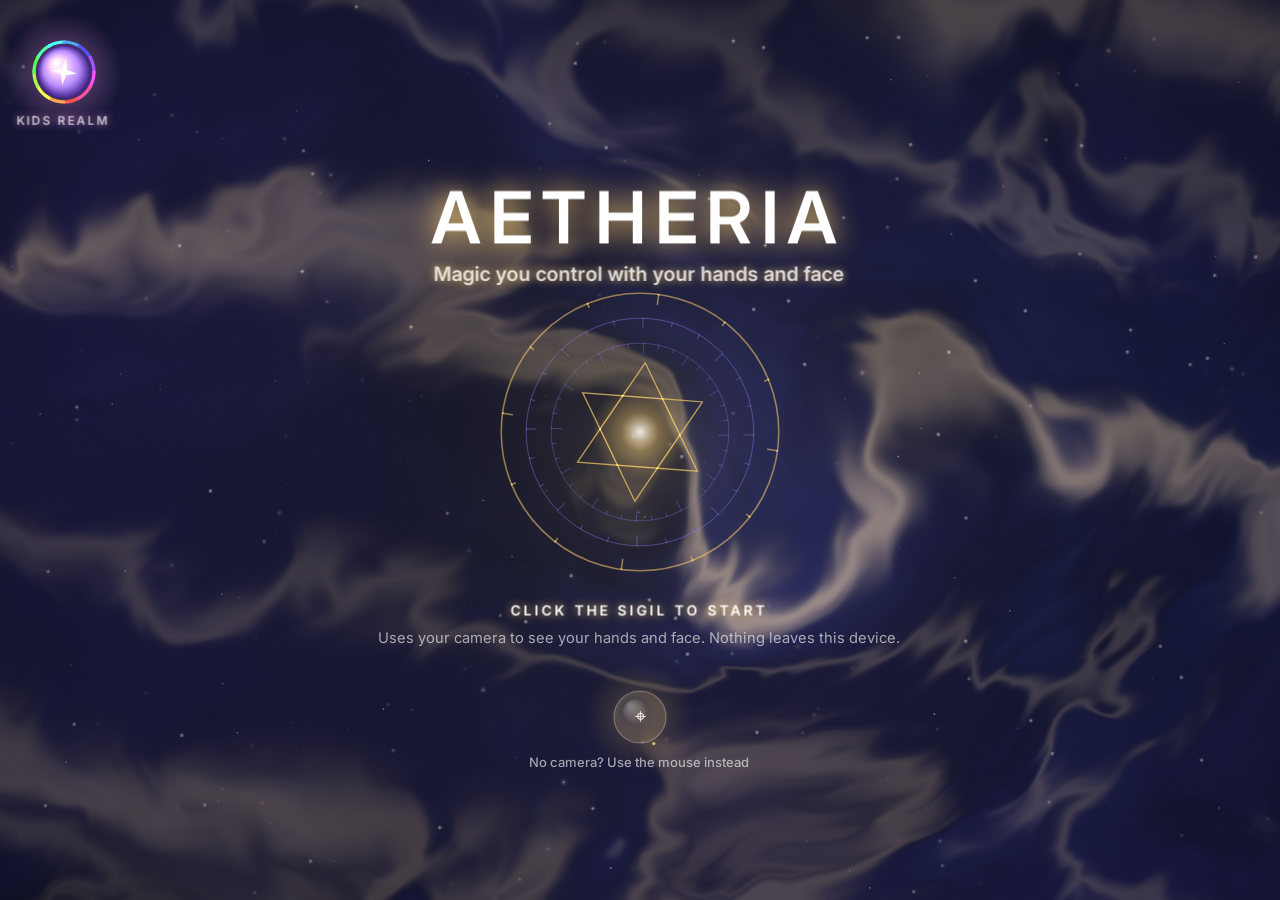
<file: index.html>
<!doctype html>
<html lang="en">
<head>
  <meta charset="utf-8">
  <meta name="viewport" content="width=device-width, initial-scale=1, viewport-fit=cover">
  <title>AETHERIA · The Living Tapestry</title>
  <meta name="description" content="A gesture-driven portal that turns your webcam into a living tapestry of light. Eyes, hands and face are the only controls.">
  <meta name="theme-color" content="#05061a">
  <link rel="icon" href="data:image/svg+xml,%3Csvg xmlns='http://www.w3.org/2000/svg' viewBox='0 0 64 64'%3E%3Ccircle cx='32' cy='32' r='30' fill='%2305061a'/%3E%3Cpath d='M32 8 L37 27 L56 32 L37 37 L32 56 L27 37 L8 32 L27 27Z' fill='%23f5c96a'/%3E%3C/svg%3E">
  <link rel="preconnect" href="https://fonts.googleapis.com">
  <link rel="preconnect" href="https://fonts.gstatic.com" crossorigin>
  <!-- Loaded non-blocking so a slow font CDN never delays start-up (system fonts stand in meanwhile). -->
  <link href="https://fonts.googleapis.com/css2?family=Sora:wght@400;500;600;700&family=Inter:wght@400;500;600&family=Great+Vibes&display=swap" rel="stylesheet" media="print" onload="this.media='all'">
  <link rel="stylesheet" href="css/aetheria.css">
</head>
<body>
  <!-- Hidden camera source. Frames are drawn (mirrored) onto #mirror and fed to MediaPipe. -->
  <video id="cam" playsinline muted autoplay></video>

  <!-- Render stack, bottom to top -->
  <canvas id="tapestry" aria-hidden="true"></canvas>   <!-- WebGL silk-light shader -->
  <canvas id="mirror" aria-hidden="true"></canvas>     <!-- Dimensional mirror (camera feed) -->
  <canvas id="fx" aria-label="Aetheria interactive canvas"></canvas> <!-- particles, spells, games -->

  <!-- Translucent DOM layer (glass widgets). Pointer events stay off except on overlays. -->
  <div id="hud">
    <!-- Home: the game library (built by js/scenes/hub.js). Visible only on the Home scene. -->
    <main id="home" aria-label="Home" inert></main>

    <div id="toast" role="status" aria-live="polite"></div>

    <!-- One short, contextual instruction at a time (or a "try this" suggestion). -->
    <div id="coach" class="glass empty" aria-live="polite"><span class="coach-icon"></span><span class="coach-text"></span></div>

    <!-- "New magic discovered" moment -->
    <div id="celebrate" aria-live="polite">
      <div class="cel-icon"></div>
      <div class="cel-kicker">NEW MAGIC DISCOVERED</div>
      <div class="cel-name"></div>
      <div class="cel-count"></div>
    </div>

    <!-- Live gesture status pill: tracking dots + the gesture recognised right now -->
    <div id="pill" class="pill" role="status" aria-live="off"></div>

    <!-- Home button, top-left, in every game and the tutorial (js/ui/back.js) -->
    <button id="back" type="button" class="back" aria-label="Go Home" tabindex="-1" aria-hidden="true"></button>

    <!-- Floating dock: navigation, overlays, camera / sound toggles, Kids Realm -->
    <nav id="dock" class="dock" aria-label="Main"></nav>

    <!-- Peace-sign snapshot thumbnail (pinch / click to save) -->
    <figure id="snap" hidden><figcaption>Pinch to save</figcaption></figure>

    <aside id="astrolabe" aria-label="Celestial and mood resonance astrolabe">
      <canvas id="astro-canvas" width="264" height="264"></canvas>
      <div class="astro-info">
        <div class="astro-moon" id="astro-moon">—</div>
        <div class="astro-line" id="astro-line">—</div>
        <div class="astro-detail" id="astro-detail"></div>
      </div>
    </aside>

    <section id="ritual" class="glass" hidden>
      <div class="ritual-step" id="ritual-step"></div>
      <div class="ritual-body">
        <div class="ritual-icon" id="ritual-icon"></div>
        <div>
          <h2 id="ritual-title"></h2>
          <p id="ritual-text"></p>
          <p class="ritual-alt" id="ritual-alt"></p>
        </div>
      </div>
      <div class="ritual-pips" id="ritual-pips"></div>
    </section>

    <section id="grimoire" class="overlay" hidden aria-label="Spellbook"></section>
    <section id="hall" class="overlay" hidden aria-label="Leaderboard"></section>
    <section id="settings" class="overlay" hidden aria-label="Settings"></section>
    <section id="help" class="overlay" hidden aria-label="How to play"></section>
  </div>

  <!-- Hand / mouse pointer, drawn above every HTML panel -->
  <canvas id="pointer" aria-hidden="true"></canvas>

  <!-- Boot / fatal messages (shown only when something prevents start-up) -->
  <div id="boot" hidden></div>

  <script>
    // ES modules cannot load from file:// — explain how to serve the folder instead of failing silently.
    if (location.protocol === 'file:') {
      var b = document.getElementById('boot');
      b.hidden = false;
      b.innerHTML = '<h1>AETHERIA needs a local server</h1><p>Browsers block ES modules and the camera on <code>file://</code>. From this folder run:</p><pre>python3 -m http.server 8000</pre><p>then open <a href="http://localhost:8000">http://localhost:8000</a>.</p>';
    }
  </script>
  <script type="module" src="js/main.js"></script>
</body>
</html>
</file>
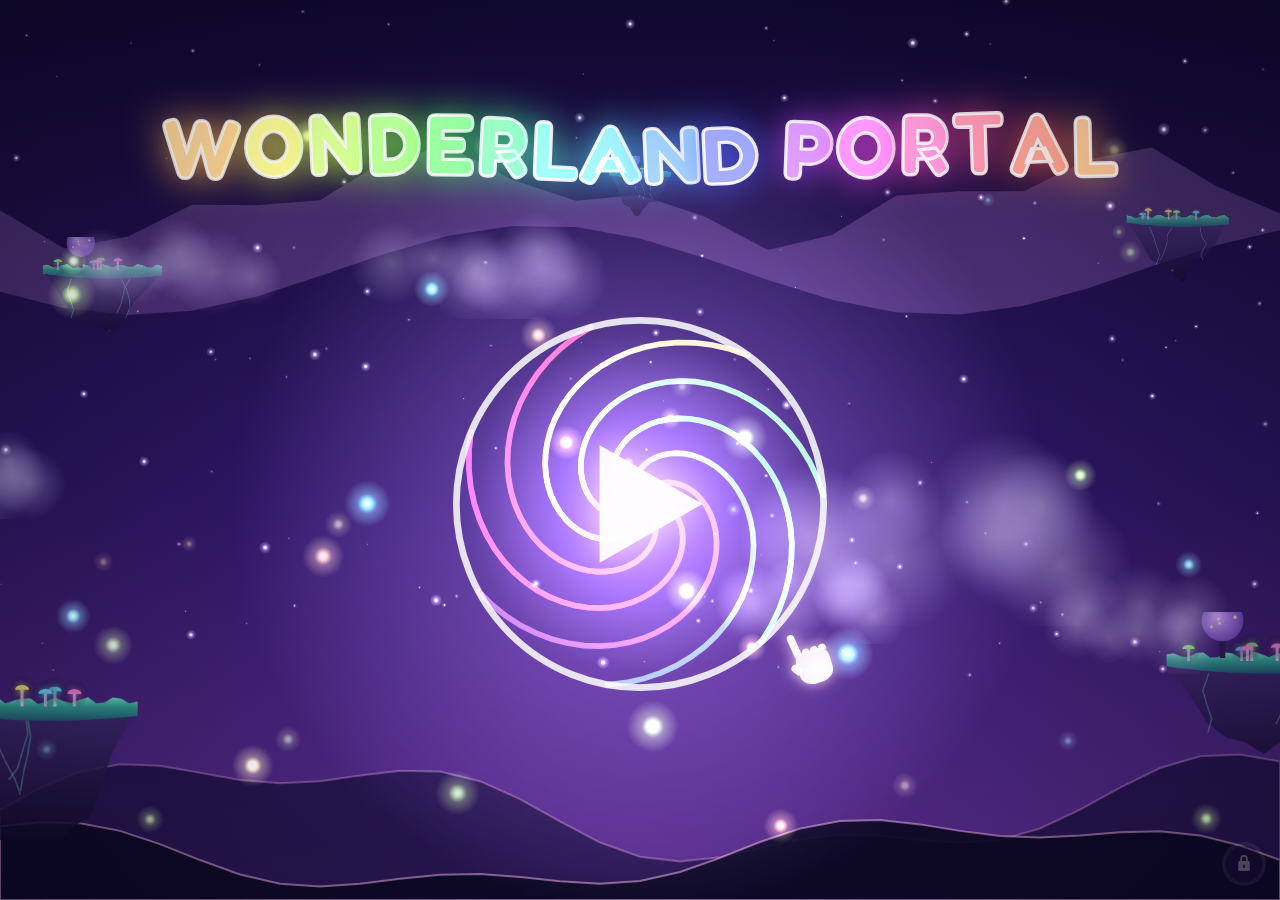
<file: wonderland/index.html>
<!doctype html>
<html lang="en">
<head>
  <meta charset="utf-8">
  <script>
    // All asset paths are relative, so the URL must end in "/" (".../wonderland/").
    // Some static servers serve ".../wonderland" without redirecting; fix that first.
    if (!/\/$|\.html$/.test(location.pathname)) location.replace(location.pathname + '/' + location.search + location.hash);
  </script>
  <meta name="viewport" content="width=device-width, initial-scale=1, viewport-fit=cover, user-scalable=no">
  <title>Wonderland Portal</title>
  <meta name="description" content="A storybook world for children, played with hands, faces, blinks and nods. The camera is processed only on this device.">
  <meta name="theme-color" content="#140a38">
  <meta name="referrer" content="no-referrer">
  <link rel="icon" href="data:image/svg+xml,%3Csvg xmlns='http://www.w3.org/2000/svg' viewBox='0 0 64 64'%3E%3Cdefs%3E%3CradialGradient id='g' cx='.35' cy='.3'%3E%3Cstop offset='0' stop-color='%23fff'/%3E%3Cstop offset='.6' stop-color='%23ff9ee6'/%3E%3Cstop offset='1' stop-color='%237a5cff'/%3E%3C/radialGradient%3E%3C/defs%3E%3Ccircle cx='32' cy='32' r='29' fill='url(%23g)'/%3E%3Cpath d='M32 14l4.5 11.5L48 30l-11.5 4.5L32 46l-4.5-11.5L16 30l11.5-4.5z' fill='%23fff'/%3E%3C/svg%3E">
  <link rel="preconnect" href="https://fonts.googleapis.com">
  <link rel="preconnect" href="https://fonts.gstatic.com" crossorigin>
  <!-- Rounded display font. Optional: rounded system fonts stand in when offline. -->
  <link href="https://fonts.googleapis.com/css2?family=Fredoka:wght@500;600;700&family=Great+Vibes&display=swap" rel="stylesheet">
  <link rel="stylesheet" href="css/wonderland.css">
</head>
<!--
  data-exit-url: where the grown-up "Leave the portal" button goes.
  Set it to your host app's route (same-origin), or remove it to hide the button.
-->
<body data-exit-url="../">
  <!-- Camera source. Never shown directly and never uploaded: frames are drawn
       (mirrored) onto the canvas and fed to on-device MediaPipe models. -->
  <video id="cam" playsinline muted autoplay aria-hidden="true"></video>

  <canvas id="stage" role="img" aria-label="Wonderland Portal play area. Children play with hand movements, facial expressions, touch or the mouse."></canvas>

  <!-- Home: the world picker (built by js/modes/hub.js), shown only on the Home scene. -->
  <main id="home" aria-label="Wonderland home" inert></main>

  <!-- Sparkle cursors, picture coach and transitions draw here, above Home. -->
  <canvas id="overlay" aria-hidden="true"></canvas>

  <!-- Grown-up corner: press and hold for 1.5 seconds. -->
  <button id="parent-btn" type="button" aria-label="Grown-up settings. Press and hold to open." aria-haspopup="dialog" aria-controls="parent-panel">
    <svg viewBox="0 0 24 24" aria-hidden="true"><path d="M12 2.5a4.5 4.5 0 0 0-4.5 4.5v2.5H7a2 2 0 0 0-2 2v8a2 2 0 0 0 2 2h10a2 2 0 0 0 2-2v-8a2 2 0 0 0-2-2h-.5V7A4.5 4.5 0 0 0 12 2.5zm-2.5 4.5a2.5 2.5 0 0 1 5 0v2.5h-5zm2.5 7a1.5 1.5 0 0 1 .75 2.8V18h-1.5v-1.2A1.5 1.5 0 0 1 12 14z"/></svg>
  </button>

  <div id="parent-panel" role="dialog" aria-modal="true" aria-labelledby="pp-title" hidden>
    <div class="pp-card">
      <header>
        <h2 id="pp-title">Grown-up settings</h2>
        <button id="pp-close" type="button" class="pp-close" aria-label="Close settings">&times;</button>
      </header>

      <section class="pp-row">
        <div class="pp-label">
          <label for="pp-sound">Sound</label>
          <span class="pp-hint">All sounds are made in the browser and kept soft.</span>
        </div>
        <input id="pp-sound" type="checkbox" class="pp-switch" role="switch">
      </section>

      <section class="pp-row">
        <div class="pp-label"><label for="pp-volume">Volume</label></div>
        <input id="pp-volume" type="range" min="0" max="100" step="1">
      </section>

      <section class="pp-row">
        <div class="pp-label">
          <label for="pp-mirror">Camera mirror</label>
          <span class="pp-hint">How visible your child is inside the world. <output id="pp-mirror-out" for="pp-mirror"></output></span>
        </div>
        <input id="pp-mirror" type="range" min="0" max="100" step="1">
      </section>

      <fieldset class="pp-row pp-seg">
        <legend class="pp-label">Play with</legend>
        <div class="pp-seg-opts">
          <input type="radio" name="pp-input" id="pp-input-camera" value="camera"><label for="pp-input-camera">Camera + touch</label>
          <input type="radio" name="pp-input" id="pp-input-touch" value="touch"><label for="pp-input-touch">Touch / mouse only</label>
        </div>
      </fieldset>

      <p id="pp-cam-status" class="pp-status" aria-live="polite"></p>

      <p class="pp-privacy">
        Privacy: hand and face tracking runs entirely in this browser. Camera images are never recorded,
        stored or sent anywhere. Only these settings are saved, on this device.
      </p>

      <details class="pp-keys">
        <summary>Keyboard shortcuts for testing</summary>
        <p>Space blink · ←/→ steer · W nod · S shake · 1 open mouth (hold) · 2 smile (hold) · 3 raise brows · C clear the sky · Esc home</p>
      </details>

      <footer>
        <a id="pp-exit" class="pp-exit" hidden>Leave the portal</a>
        <button id="pp-done" type="button" class="pp-done">Back to play</button>
      </footer>
    </div>
  </div>

  <div id="boot" hidden></div>
  <noscript><div id="boot-noscript">Wonderland Portal needs JavaScript turned on.</div></noscript>

  <script>
    // ES modules and the camera don't work from file:// — explain instead of failing silently.
    if (location.protocol === 'file:') {
      var b = document.getElementById('boot');
      b.hidden = false;
      b.innerHTML = '<h1>Wonderland Portal needs a local server</h1><p>Browsers block modules and the camera on <code>file://</code>. From the project folder run:</p><pre>python3 -m http.server 8000</pre><p>then open <a href="http://localhost:8000/wonderland/">http://localhost:8000/wonderland/</a></p>';
    }
  </script>
  <script type="module" src="js/main.js"></script>
</body>
</html>
</file>
<file: css/aetheria.css>
/* ==========================================================================
   AETHERIA · The Living Tapestry — spatial glass, light and type
   Theme accents are driven from JS via --accent / --accent2 / --deep.
   Design tokens: type (Sora display / Inter UI), spacing (--s-*), radii
   (--r-*), motion (--spring overshoot, --ease-out settle).
   ========================================================================== */
:root {
  --ink: #eef0ff;
  --ink-dim: rgba(232, 234, 255, 0.66);
  --ink-faint: rgba(232, 234, 255, 0.38);
  --glass: rgba(16, 14, 44, 0.34);
  --glass-strong: rgba(10, 9, 32, 0.66);
  --edge: rgba(255, 255, 255, 0.12);
  --edge-bright: rgba(255, 255, 255, 0.32);
  --accent: #f5c96a;
  --accent2: #8f7dff;
  --deep: #05061a;
  --font-title: 'Sora', 'Inter', system-ui, -apple-system, sans-serif;
  --font-lore: 'Inter', system-ui, -apple-system, sans-serif;
  --font-ui: 'Inter', system-ui, -apple-system, sans-serif;
  --s-1: 4px; --s-2: 8px; --s-3: 12px; --s-4: 16px; --s-5: 24px; --s-6: 32px;
  --r-sm: 12px; --r-md: 18px; --r-lg: 26px; --r-pill: 999px;
  --spring: cubic-bezier(.34, 1.56, .64, 1);
  --ease-out: cubic-bezier(.2, .8, .2, 1);
  --hairline: 1px solid rgba(255, 255, 255, .14);
  --lumen: inset 0 1px 0 rgba(255, 255, 255, .16), inset 0 0 0 1px rgba(255, 255, 255, .04);
}

* { box-sizing: border-box; }
html, body {
  margin: 0; height: 100%; overflow: hidden;
  background: var(--deep); color: var(--ink);
  font-family: var(--font-ui);
  -webkit-font-smoothing: antialiased;
  user-select: none; -webkit-user-select: none;
  touch-action: none;
}
/* The reticle replaces the system cursor. */
body { cursor: none; }
[contenteditable="true"] { cursor: text; user-select: text; -webkit-user-select: text; }

#cam { position: fixed; width: 2px; height: 2px; opacity: 0; pointer-events: none; left: 0; top: 0; }
canvas { position: fixed; inset: 0; width: 100%; height: 100%; display: block; }
#tapestry { z-index: 0; }
#mirror { z-index: 1; transition: opacity .8s ease, filter .8s ease; }
#mirror.mode-full { opacity: .6; filter: saturate(.75) contrast(1.05) brightness(.95); }
#mirror.mode-ethereal { opacity: .16; filter: grayscale(1) contrast(1.6) brightness(.85); mix-blend-mode: screen; }
#mirror.mode-void { opacity: 0; }
#fx { z-index: 2; }
#hud { position: fixed; inset: 0; z-index: 3; pointer-events: none; }

.glass {
  background: linear-gradient(160deg, rgba(255,255,255,.09), rgba(255,255,255,.02) 40%), var(--glass);
  border: var(--hairline);
  box-shadow: 0 0 0 1px rgba(0,0,0,.25), 0 24px 64px -24px rgba(0,0,0,.75), var(--lumen);
  backdrop-filter: blur(20px) saturate(1.4);
  -webkit-backdrop-filter: blur(20px) saturate(1.4);
  border-radius: var(--r-lg);
}

/* ---------- Toast & hint ---------- */
#toast {
  position: absolute; top: 58px; left: 50%; transform: translate(-50%, -12px);
  padding: 9px 18px; border-radius: var(--r-pill);
  font-family: var(--font-ui); font-weight: 500; font-size: 13.5px; letter-spacing: .01em;
  background: var(--glass-strong); border: 1px solid var(--edge);
  backdrop-filter: blur(14px); -webkit-backdrop-filter: blur(14px);
  opacity: 0; transition: opacity .35s ease, transform .5s var(--spring);
  white-space: nowrap; max-width: calc(100vw - 32px); overflow: hidden; text-overflow: ellipsis;
}
#toast.show { opacity: 1; transform: translate(-50%, 0); }
body[data-game] #toast { top: 162px; }
#toast .g { color: var(--accent); margin-right: 10px; }
body.overlay-open #coach { opacity: 0; }

/* ---------- Coach: one short instruction at a time ---------- */
#coach {
  position: absolute; left: 50%; bottom: 96px; transform: translate(-50%, 0);
  display: flex; align-items: center; gap: 12px; padding: 8px 18px 8px 10px;
  border-radius: var(--r-pill); max-width: calc(100vw - 32px);
  font-size: 14px; color: var(--ink);
  transition: opacity .4s ease, transform .4s cubic-bezier(.2,.8,.2,1);
}
#coach.empty { opacity: 0; transform: translate(-50%, 12px); }
#coach.swap { animation: coachswap .5s cubic-bezier(.2,.8,.2,1); }
@keyframes coachswap { from { opacity: 0; transform: translate(-50%, 10px); } to { opacity: 1; transform: translate(-50%, 0); } }
#coach.warn { border-color: rgba(255, 170, 120, .45); }
#coach.warn .coach-icon { color: #ffb48a; }
.coach-icon { flex: 0 0 34px; height: 34px; color: var(--accent); }
.coach-icon svg { width: 100%; height: 100%; }
.coach-icon:empty { display: none; }
.coach-text b { color: var(--accent); font-weight: 600; }
.coach-text small { display: block; font-size: 12px; color: var(--ink-faint); margin-top: 1px; }

/* ---------- Discovery celebration ---------- */
#celebrate {
  position: absolute; left: 50%; top: 44%; transform: translate(-50%, -50%) scale(.85);
  text-align: center; opacity: 0; pointer-events: none;
  padding: 22px 44px 20px; border-radius: 24px; min-width: 300px;
  background: var(--glass-strong); border: 1px solid color-mix(in srgb, var(--accent) 45%, transparent);
  backdrop-filter: blur(18px); -webkit-backdrop-filter: blur(18px);
  box-shadow: 0 24px 60px -20px rgba(0,0,0,.8);
  transition: opacity .45s ease, transform .6s cubic-bezier(.22,1,.36,1);
}
#celebrate.show { opacity: 1; transform: translate(-50%, -50%) scale(1); }
.cel-icon { width: 64px; height: 64px; margin: 0 auto 10px; color: var(--accent); filter: drop-shadow(0 0 14px var(--accent)); }
.cel-icon svg { width: 100%; height: 100%; }
.cel-kicker { font-size: 11px; font-weight: 600; letter-spacing: .3em; color: var(--accent); }
.cel-name { font-family: var(--font-title); font-weight: 600; font-size: clamp(24px, 3.6vw, 36px); letter-spacing: .01em; margin-top: 4px; text-shadow: 0 0 24px rgba(0,0,0,.6); }
.cel-count { font-family: var(--font-ui); font-size: 14px; color: var(--ink-dim); margin-top: 2px; }

/* ---------- Astrolabe widget ---------- */
/* The wheel always occupies its expanded 200px box and is scaled down when
   collapsed, so expanding animates only transform (no layout work). */
body:not([data-scene="hub"]) #astrolabe { opacity: 0; pointer-events: none; transform: translateY(-8px); }
#astrolabe {
  position: absolute; top: 16px; right: 16px; width: 240px;
  transition: opacity .4s ease, transform .5s var(--spring);
  display: flex; flex-direction: column; align-items: center; gap: 6px;
  --ease: cubic-bezier(.2,.8,.2,1);
}
#astro-canvas {
  position: relative; inset: auto; width: 200px; height: 200px; border-radius: 50%;
  background: radial-gradient(circle at 40% 35%, rgba(255,255,255,.1), rgba(255,255,255,.02) 60%), rgba(10, 9, 32, .45);
  border: 1px solid var(--edge);
  backdrop-filter: blur(10px); -webkit-backdrop-filter: blur(10px);
  box-shadow: 0 0 40px -10px var(--accent2), inset 0 0 20px rgba(255,255,255,.04);
  transform: scale(.5); transform-origin: top center;
  transition: transform .45s var(--ease), box-shadow .4s;
}
#astrolabe.hover #astro-canvas { box-shadow: 0 0 50px -6px var(--accent), inset 0 0 20px rgba(255,255,255,.06); }
.astro-info {
  text-align: center; text-shadow: 0 1px 6px rgba(0,0,0,.9);
  transform: translateY(-100px); /* sit just under the scaled-down wheel */
  transition: transform .45s var(--ease);
}
.astro-moon { font-family: var(--font-title); font-size: 11px; letter-spacing: .12em; color: var(--ink); }
.astro-line { font-size: 10px; letter-spacing: .08em; color: var(--ink-dim); margin-top: 2px; opacity: 0; transition: opacity .3s; }
#astrolabe.expanded .astro-line { opacity: 1; }
.astro-detail {
  display: grid; grid-template-rows: 0fr; opacity: 0;
  transition: grid-template-rows .45s ease, opacity .35s ease;
  font-size: 11px; color: var(--ink-dim); text-align: left; width: 230px; margin-top: 8px;
}
.astro-clip { min-height: 0; overflow: hidden; }
#astrolabe.expanded #astro-canvas { transform: scale(1); }
#astrolabe.expanded .astro-info { transform: translateY(0); }
#astrolabe.expanded .astro-detail { grid-template-rows: 1fr; opacity: 1; }
.astro-detail .glass { padding: 12px 14px; border-radius: 16px; }
.astro-detail h4 { margin: 0 0 6px; font-family: var(--font-title); font-weight: 600; font-size: 10.5px; letter-spacing: .16em; color: var(--accent); }
.astro-detail .row { display: flex; justify-content: space-between; gap: 8px; padding: 1.5px 0; }
.astro-detail .row span:last-child { color: var(--ink); }
.astro-detail .retro { color: #ff9db0; }
.astro-detail .moodbar { display: grid; grid-template-columns: 62px 1fr; align-items: center; gap: 6px; margin: 3px 0; }
.astro-detail .moodbar i { height: 4px; border-radius: 4px; background: linear-gradient(90deg, var(--c) calc(var(--v) * 100%), rgba(255,255,255,.1) 0); }
.astro-detail .sep { height: 1px; background: var(--edge); margin: 8px 0; }

/* ---------- Initiation ritual card ---------- */
#ritual {
  position: absolute; left: 50%; bottom: 112px; transform: translateX(-50%);
  width: min(560px, calc(100vw - 32px)); padding: 16px 22px 14px;
  transition: opacity .4s ease, transform .4s ease;
}
#ritual[hidden] { display: block; opacity: 0; transform: translate(-50%, 16px); }
.ritual-step { font-family: var(--font-title); font-size: 11px; letter-spacing: .3em; color: var(--accent); }
.ritual-body { display: flex; gap: 18px; align-items: center; margin-top: 8px; }
.ritual-icon { flex: 0 0 72px; height: 72px; color: var(--accent); filter: drop-shadow(0 0 10px var(--accent)); }
.ritual-icon svg { width: 100%; height: 100%; }
#ritual h2 { margin: 0; font-family: var(--font-title); font-weight: 600; font-size: 20px; letter-spacing: 0; }
#ritual p { margin: 4px 0 0; font-family: var(--font-ui); font-size: 15px; line-height: 1.35; color: var(--ink-dim); }
#ritual .ritual-alt { font-family: var(--font-ui); font-size: 11px; letter-spacing: .06em; color: var(--ink-faint); }
.ritual-pips { display: flex; gap: 8px; justify-content: center; margin-top: 12px; }
.ritual-pips i { width: 26px; height: 3px; border-radius: 3px; background: rgba(255,255,255,.14); transition: background .4s; }
.ritual-pips i.done { background: var(--accent); box-shadow: 0 0 8px var(--accent); }
.ritual-pips i.now { background: rgba(255,255,255,.55); }
.ritual-icon .spark { animation: spark 1.4s ease-in-out infinite; transform-origin: center; transform-box: fill-box; }
@keyframes spark { 0%,100% { opacity: .3; transform: scale(.7); } 50% { opacity: 1; transform: scale(1.15); } }

/* ---------- Overlays (Grimoire, Hall) ---------- */
.overlay {
  position: absolute; inset: 0; display: grid; place-items: center; padding: 24px 16px;
  pointer-events: auto; background: radial-gradient(ellipse at center, rgba(5,6,26,.35), rgba(5,6,26,.78));
  transition: opacity .45s ease;
}
.overlay[hidden] { display: grid; opacity: 0; pointer-events: none; }
.overlay .panel {
  position: relative; width: min(1180px, 100%); max-height: calc(100vh - 48px); overflow: auto;
  padding: 26px 30px 28px; scrollbar-width: thin; scrollbar-color: rgba(255,255,255,.2) transparent;
  transform: translateY(0) scale(1); transition: transform .5s cubic-bezier(.2,.8,.2,1);
}
.overlay[hidden] .panel { transform: translateY(18px) scale(.98); }
.panel-head { display: flex; align-items: center; justify-content: space-between; gap: 16px; margin-bottom: 18px; }
.panel-head h1 { margin: 0; font-family: var(--font-title); font-weight: 600; font-size: clamp(22px, 3vw, 30px); letter-spacing: .02em; }
.panel-head h1 small { display: block; font-family: var(--font-ui); font-weight: 400; font-size: 14px; letter-spacing: 0; color: var(--ink-dim); margin-top: 4px; }

/* Gesture-selectable orb (DOM). Hover / dwell / select are driven by the gesture UI, not the mouse. */
.orb {
  position: relative; width: 58px; height: 58px; flex: 0 0 auto; border-radius: 50%;
  display: grid; place-items: center; font-size: 22px; color: var(--ink);
  background: radial-gradient(circle at 35% 30%, rgba(255,255,255,.28), rgba(255,255,255,.04) 55%), rgba(20,16,56,.5);
  border: 1px solid var(--edge-bright);
  box-shadow: 0 0 18px -4px var(--accent2), inset 0 -6px 14px rgba(0,0,0,.3);
  transition: transform .25s cubic-bezier(.2,.8,.2,1), box-shadow .25s;
}
.orb::after { /* gaze-dwell ring */
  content: ''; position: absolute; inset: -6px; border-radius: 50%;
  background: conic-gradient(var(--accent) calc(var(--dwell, 0) * 360deg), transparent 0);
  -webkit-mask: radial-gradient(circle, transparent calc(50% - 2px), #000 calc(50% - 1px)); mask: radial-gradient(circle, transparent calc(50% - 2px), #000 calc(50% - 1px));
  opacity: .9;
}
.orb.hover { transform: scale(1.12); box-shadow: 0 0 30px -2px var(--accent), inset 0 -6px 14px rgba(0,0,0,.3); }
.orb.primed { box-shadow: 0 0 36px 2px var(--accent); }
.orb.pulse { animation: orbpulse .5s ease; }
@keyframes orbpulse { 0% { transform: scale(1.25); filter: brightness(2); } 100% { transform: scale(1); filter: none; } }
.orb-wrap { display: flex; flex-direction: column; align-items: center; gap: 6px; }
.orb-wrap span { font-size: 10px; letter-spacing: .14em; text-transform: uppercase; color: var(--ink-dim); text-align: center; }

/* Grimoire */
.grim-grid { display: grid; grid-template-columns: repeat(4, minmax(0, 1fr)); gap: 18px; }
@media (max-width: 1000px) { .grim-grid { grid-template-columns: repeat(2, minmax(0, 1fr)); } }
@media (max-width: 560px) { .grim-grid { grid-template-columns: 1fr; } }
.grim-col h3 { margin: 0 0 10px; font-family: var(--font-title); font-weight: 600; font-size: 13px; letter-spacing: .28em; color: var(--accent); }
.grim-card { display: grid; grid-template-columns: 48px 1fr; gap: 12px; align-items: start; padding: 10px 12px; margin-bottom: 8px; border-radius: 14px; background: rgba(255,255,255,.035); border: 1px solid rgba(255,255,255,.06); }
.grim-card svg { width: 48px; height: 48px; color: var(--accent); filter: drop-shadow(0 0 6px color-mix(in srgb, var(--accent) 60%, transparent)); }
.grim-card b { display: block; font-family: var(--font-title); font-weight: 600; font-size: 13px; letter-spacing: .05em; }
.grim-card p { margin: 3px 0 0; font-family: var(--font-ui); font-size: 13px; line-height: 1.3; color: var(--ink-dim); }
.grim-card kbd { display: inline-block; margin-top: 5px; font-family: var(--font-ui); font-size: 10px; letter-spacing: .06em; padding: 2px 6px; border-radius: 6px; border: 1px solid var(--edge); color: var(--ink-faint); }
.grim-foot { margin-top: 14px; font-size: 11.5px; letter-spacing: .04em; color: var(--ink-faint); text-align: center; }

/* Hall of Weavers */
.hall-grid { display: grid; grid-template-columns: 320px 1fr; gap: 22px; }
@media (max-width: 860px) { .hall-grid { grid-template-columns: 1fr; } }
.profile { padding: 18px; border-radius: 18px; background: rgba(255,255,255,.04); border: 1px solid rgba(255,255,255,.07); }
.profile .emblem { font-size: 46px; line-height: 1; color: var(--accent); text-shadow: 0 0 20px var(--accent); text-align: center; }
.profile .pname { font-family: var(--font-title); font-weight: 600; font-size: 22px; text-align: center; margin-top: 8px; outline: none; border-radius: 8px; padding: 2px 6px; }
.profile .pname:focus { background: rgba(255,255,255,.08); }
.profile .ptitle { font-family: var(--font-ui); font-size: 14px; text-align: center; color: var(--ink-dim); }
.profile .stats { display: grid; grid-template-columns: 1fr 1fr; gap: 8px; margin: 16px 0; }
.profile .stat { padding: 8px 10px; border-radius: 12px; background: rgba(0,0,0,.18); }
.profile .stat b { display: block; font-family: var(--font-title); font-size: 18px; color: var(--ink); }
.profile .stat span { font-size: 9.5px; letter-spacing: .12em; text-transform: uppercase; color: var(--ink-faint); }
.profile .orbs { display: flex; justify-content: space-between; gap: 6px; flex-wrap: wrap; }
.board-tabs { display: flex; gap: var(--s-2); align-items: center; margin-bottom: var(--s-3); flex-wrap: wrap; }
.tab-chip {
  display: inline-flex; align-items: center; gap: var(--s-2); padding: 8px 14px; border-radius: var(--r-pill);
  background: rgba(255,255,255,.05); border: 1px solid rgba(255,255,255,.08); font-size: 12.5px; font-weight: 500; color: var(--ink-dim);
  transition: transform .35s var(--spring), border-color .2s, background .2s, color .2s;
}
.tab-chip i { width: 8px; height: 8px; border-radius: 50%; box-shadow: 0 0 8px currentColor; }
.tab-chip.hover { transform: translateY(-2px); background: rgba(255,255,255,.09); color: var(--ink); }
.tab-chip.active { border-color: var(--accent); color: var(--ink); background: color-mix(in srgb, var(--accent) 14%, transparent); }
.tab-chip.pulse { animation: orbpulse .45s ease; }
.board-tabs .orb-wrap.active span { color: var(--accent); }
.board-tabs .orb-wrap.active .orb { box-shadow: 0 0 26px 0 var(--accent); }
.board { width: 100%; border-collapse: collapse; font-size: 13px; }
.board td { padding: 7px 10px; border-bottom: 1px solid rgba(255,255,255,.05); }
.board td.rank { width: 38px; font-family: var(--font-title); color: var(--ink-faint); }
.board td.em { width: 30px; color: var(--accent); font-size: 16px; }
.board td.nm b { font-weight: 500; }
.board td.nm small { color: var(--ink-faint); margin-left: 6px; font-size: 11px; }
.board td.sc { text-align: right; font-family: var(--font-title); font-size: 15px; }
.board tr.you td { background: color-mix(in srgb, var(--accent) 14%, transparent); }
.board tr.you td.nm b { color: var(--accent); }
.card-preview { margin-top: 14px; display: none; text-align: center; }
.card-preview.show { display: block; }
.card-preview img { width: 100%; max-width: 520px; border-radius: 14px; border: 1px solid var(--edge); box-shadow: 0 10px 40px -10px var(--accent2); }
.card-preview p { font-size: 11px; color: var(--ink-faint); letter-spacing: .06em; }

/* ---------- Shared: compact panel + pinchable choice tiles ---------- */
.overlay .panel.narrow { width: min(860px, 100%); }
.panel-lead { font-family: var(--font-ui); font-size: 15px; color: var(--ink-dim); margin: -8px 0 18px; }
.section-title { margin: 18px 0 9px; font-size: 11px; font-weight: 600; letter-spacing: .26em; color: var(--accent); }
.choices { display: grid; grid-template-columns: repeat(auto-fit, minmax(150px, 1fr)); gap: 12px; }
.choice {
  position: relative; padding: 12px 16px; border-radius: 16px; text-align: left;
  background: rgba(255,255,255,.04); border: 1px solid rgba(255,255,255,.08);
  transition: transform .2s cubic-bezier(.2,.8,.2,1), border-color .2s, background .2s;
}
.choice b { display: block; font-family: var(--font-title); font-weight: 600; font-size: 15px; letter-spacing: .03em; }
.choice span { display: block; font-size: 12px; color: var(--ink-faint); margin-top: 3px; line-height: 1.35; }
.choice .sw { display: flex; gap: 4px; margin-bottom: 10px; }
.choice .sw i { width: 18px; height: 18px; border-radius: 50%; border: 1px solid rgba(255,255,255,.2); }
.choice.hover { transform: translateY(-2px) scale(1.02); border-color: var(--edge-bright); background: rgba(255,255,255,.08); }
.choice.active { border-color: var(--accent); background: color-mix(in srgb, var(--accent) 14%, transparent); }
.choice.active::after { content: '✓'; position: absolute; top: 10px; right: 14px; color: var(--accent); font-weight: 600; }
.choice.pulse { animation: orbpulse .45s ease; }

/* Spellbook */
.spell-grid { display: grid; grid-template-columns: repeat(auto-fill, minmax(230px, 1fr)); gap: 12px; }
.spell { display: grid; grid-template-columns: 52px 1fr; gap: 12px; align-items: center; padding: 12px 14px; border-radius: 16px; background: rgba(255,255,255,.035); border: 1px solid rgba(255,255,255,.06); }
.spell svg { width: 52px; height: 52px; color: var(--accent); }
.spell b { display: block; font-family: var(--font-title); font-weight: 600; font-size: 14px; }
.spell p { margin: 2px 0 0; font-size: 12.5px; line-height: 1.35; color: var(--ink-dim); }
.spell.locked svg { color: rgba(255,255,255,.3); }
.spell.locked b { color: var(--ink-faint); }
.spell.found { border-color: color-mix(in srgb, var(--accent) 40%, transparent); }
.spell .tag { font-size: 10px; font-weight: 600; letter-spacing: .14em; color: var(--accent); }
.spell.locked .tag { color: var(--ink-faint); }
.progress { height: 4px; border-radius: 4px; background: rgba(255,255,255,.1); margin: 0 0 18px; overflow: hidden; }
.progress i { display: block; height: 100%; width: calc(var(--p) * 100%); background: var(--accent); border-radius: 4px; }
.basics { display: grid; grid-template-columns: repeat(4, minmax(0, 1fr)); gap: 12px; }
@media (max-width: 760px) { .basics { grid-template-columns: repeat(2, minmax(0, 1fr)); } }
.basics div { display: flex; gap: 10px; align-items: center; font-size: 13px; color: var(--ink-dim); }
.basics svg { width: 36px; height: 36px; flex: 0 0 36px; color: var(--accent); }
.basics b { color: var(--ink); font-weight: 600; }

/* ---------- Boot / fatal ---------- */
#boot {
  position: fixed; inset: 0; z-index: 10; display: grid; place-content: center; text-align: center; padding: 24px;
  background: radial-gradient(ellipse at center, #14104a, #05061a 70%); cursor: default;
}
#boot[hidden] { display: none; }
#boot h1 { font-family: var(--font-title); letter-spacing: .1em; }
#boot pre, #boot code { background: rgba(255,255,255,.08); padding: 6px 12px; border-radius: 8px; color: var(--accent); }
#boot a { color: var(--accent); }

/* ---------- How to play ---------- */
.help-grid { display: grid; grid-template-columns: repeat(auto-fill, minmax(220px, 1fr)); gap: var(--s-3); }
.help-grid.four { grid-template-columns: repeat(4, minmax(0, 1fr)); }
@media (max-width: 860px) { .help-grid.four { grid-template-columns: repeat(2, minmax(0, 1fr)); } }
.help-card { display: grid; grid-template-columns: 44px 1fr; gap: var(--s-3); align-items: center; padding: var(--s-3) 14px; border-radius: var(--r-md); background: rgba(255,255,255,.04); border: 1px solid rgba(255,255,255,.07); }
.help-card svg { width: 44px; height: 44px; color: var(--accent); }
.help-card b { display: block; font-family: var(--font-title); font-weight: 600; font-size: 14px; }
.help-card p { margin: 2px 0 0; font-size: 12.5px; line-height: 1.4; color: var(--ink-dim); }
.help-card kbd, .help-game kbd { display: inline-block; margin-top: 6px; font: 600 10.5px var(--font-ui); padding: 2px 7px; border-radius: 6px; border: 1px solid var(--edge-bright); color: var(--ink); }
.help-games { display: grid; grid-template-columns: repeat(auto-fill, minmax(300px, 1fr)); gap: var(--s-3); }
.help-game { display: grid; grid-template-columns: 10px 1fr; gap: var(--s-3); padding: var(--s-3) 14px; border-radius: var(--r-md); background: rgba(255,255,255,.035); border: 1px solid rgba(255,255,255,.06); }
.help-game > i { width: 10px; height: 10px; border-radius: 50%; margin-top: 5px; box-shadow: 0 0 10px currentColor; }
.help-game b { font-family: var(--font-title); font-weight: 600; font-size: 14px; }
.help-game .tag { margin-left: 8px; font-size: 9.5px; font-weight: 600; letter-spacing: .14em; text-transform: uppercase; color: var(--ink-faint); }
.help-game p { margin: 4px 0 0; font-size: 13px; line-height: 1.4; color: var(--ink); }
.help-game p.alt { font-size: 11.5px; color: var(--ink-faint); }
.help-tips { margin: 0; padding-left: 18px; font-size: 13px; line-height: 1.6; color: var(--ink-dim); }
.help-tips b { color: var(--ink); }

/* ---------- Live gesture status pill ---------- */
.pill {
  position: absolute; top: 12px; left: 50%; transform: translateX(-50%);
  display: flex; align-items: center; gap: 10px; height: 34px; padding: 0 16px 0 12px;
  border-radius: var(--r-pill); font-size: 12.5px; font-weight: 500; letter-spacing: .01em; color: var(--ink-faint);
  background: linear-gradient(160deg, rgba(255,255,255,.08), rgba(255,255,255,.02)), rgba(10, 9, 32, .42);
  border: var(--hairline); box-shadow: var(--lumen), 0 10px 30px -14px rgba(0,0,0,.8);
  backdrop-filter: blur(16px) saturate(1.3); -webkit-backdrop-filter: blur(16px) saturate(1.3);
  transition: color .25s, border-color .3s, box-shadow .35s, opacity .35s, transform .5s var(--spring);
  white-space: nowrap;
}
.pill.hidden { opacity: 0; transform: translate(-50%, -12px); }
.pill.lit { color: var(--ink); border-color: color-mix(in srgb, var(--accent) 55%, transparent); box-shadow: var(--lumen), 0 0 26px -8px var(--accent); }
.pill.flash { animation: pillflash .6s var(--spring); }
@keyframes pillflash { 0% { transform: translateX(-50%) scale(1.14); box-shadow: 0 0 40px 0 var(--accent); } 100% { transform: translateX(-50%) scale(1); } }
.pill-dots { display: flex; gap: 5px; }
.pill-dots i { width: 6px; height: 6px; border-radius: 50%; background: rgba(255,255,255,.22); transition: background .2s, box-shadow .2s; }
.pill-dots i.on { background: #7dffb0; box-shadow: 0 0 8px #7dffb0; }
.pill:not(.camera) .pill-dots { display: none; }
.pill-ic { width: 20px; height: 20px; color: var(--accent); display: grid; place-items: center; }
.pill-ic svg { width: 100%; height: 100%; }
.pill-ic:empty { display: none; }

/* ---------- Floating dock ---------- */
.dock {
  --prox: 0;
  position: absolute; left: 50%; bottom: 16px;
  transform: translateX(-50%) translateY(calc((1 - var(--prox)) * 4px)) scale(calc(.9 + var(--prox) * .1));
  transform-origin: 50% 100%;
  opacity: calc(.4 + var(--prox) * .6);
  transition: opacity .3s ease, transform .5s var(--spring);
}
.dock.hidden { opacity: 0; transform: translate(-50%, 28px); }
body.overlay-open .dock { opacity: 1; }
.dock-inner {
  display: flex; align-items: center; gap: 2px; padding: 6px; border-radius: 24px;
  background: linear-gradient(160deg, rgba(255,255,255,.10), rgba(255,255,255,.02) 50%), rgba(10, 9, 32, .5);
  border: var(--hairline); box-shadow: var(--lumen), 0 18px 50px -18px rgba(0,0,0,.85);
  backdrop-filter: blur(22px) saturate(1.5); -webkit-backdrop-filter: blur(22px) saturate(1.5);
}
.dock-btn {
  all: unset; box-sizing: border-box; position: relative; display: flex; flex-direction: column; align-items: center; justify-content: center;
  width: 66px; min-height: 50px; padding: 6px 0; border-radius: 16px; color: var(--ink-dim);
  transition: transform .4s var(--spring), background .2s, color .2s;
}
/* Waking the dock only moves transforms and opacity (no layout work): the
   label's space is always reserved, the icon rests centred over it, then
   lifts as the label fades in. The whole dock grows via its own scale. */
.dock-ic { width: 22px; height: 22px; display: block; transform: translateY(7px); transition: transform .4s var(--ease-out); }
.dock-ic svg { width: 100%; height: 100%; display: block; }
.dock-lb {
  font-size: 10px; font-weight: 500; letter-spacing: .01em; white-space: nowrap; line-height: 1; margin-top: 5px;
  opacity: 0; transform: translateY(4px); transition: opacity .25s ease, transform .35s var(--ease-out);
}
.dock.awake .dock-ic { transform: translateY(0); }
.dock.awake .dock-lb { opacity: 1; transform: translateY(0); }
.dock-btn.hover { background: rgba(255,255,255,.1); color: var(--ink); transform: translateY(-3px) scale(1.06); }
.dock-btn.active { color: var(--accent); }
.dock-btn.active::before { content: ''; position: absolute; bottom: 2px; width: 4px; height: 4px; border-radius: 50%; background: var(--accent); box-shadow: 0 0 6px var(--accent); }
.dock-btn[data-k="camera"].on .dock-ic { color: #7dffb0; }
.dock-btn:focus-visible { outline: 2px solid var(--accent); outline-offset: 2px; }
.dock-btn.pulse { animation: orbpulse .45s ease; }
.dock-ring { /* pinch-hold progress, driven by --dwell from the gesture UI */
  position: absolute; inset: 2px; border-radius: 15px; pointer-events: none;
  background: conic-gradient(var(--accent) calc(var(--dwell, 0) * 360deg), transparent 0);
  -webkit-mask: linear-gradient(#000 0 0) content-box, linear-gradient(#000 0 0); -webkit-mask-composite: xor;
  mask: linear-gradient(#000 0 0) content-box, linear-gradient(#000 0 0); mask-composite: exclude;
  padding: 2px; opacity: calc(var(--dwell, 0) * 10);
}
.dock-sep { width: 1px; height: 26px; background: rgba(255,255,255,.12); margin: 0 4px; }
@media (max-width: 720px) {
  #astrolabe { display: none; }
}
@media (max-width: 620px) {
  .dock-btn { width: 36px; min-height: 44px; }
  .dock-ic, .dock.awake .dock-ic { transform: none; }
  .dock-lb { display: none; }
  .dock-sep { margin: 0 1px; }
  #coach { bottom: 84px; font-size: 13px; }
}

/* ---------- Snapshot polaroid ---------- */
#snap {
  position: absolute; top: 58px; right: 16px; margin: 0; width: min(220px, 40vw); padding: 8px 8px 4px;
  background: rgba(250, 250, 255, .94); border-radius: 10px; color: #1b1840;
  box-shadow: 0 24px 50px -16px rgba(0,0,0,.8);
  transform: translateX(calc(100% + 40px)) rotate(6deg); transition: transform .65s var(--spring);
}
#snap.show { transform: translateX(0) rotate(2deg); }
#snap.hover { transform: translateX(0) rotate(0) scale(1.05); }
#snap img { display: block; width: 100%; border-radius: 4px; }
#snap figcaption { font-size: 11px; font-weight: 600; text-align: center; padding: 6px 0 2px; letter-spacing: .02em; }

@media (prefers-reduced-motion: reduce) {
  * { transition-duration: .01ms !important; animation-duration: .01ms !important; }
}

/* ==========================================================================
   Home (js/scenes/hub.js): header, selected-game panel, game list
   ========================================================================== */
#pointer { z-index: 6; pointer-events: none; }
#astrolabe { display: none; } /* retired from Home to keep it calm */
.sr-only { position: absolute; width: 1px; height: 1px; margin: -1px; overflow: hidden; clip: rect(0 0 0 0); white-space: nowrap; }

#home {
  position: absolute; inset: 0; pointer-events: none;
  opacity: 0; visibility: hidden; transition: opacity .3s ease, visibility 0s linear .3s;
}
body[data-scene="hub"] #home { opacity: 1; visibility: visible; pointer-events: auto; transition: opacity .35s ease; }
body[data-scene="hub"] .dock { opacity: 1; }
body[data-scene="hub"] #toast { top: auto; bottom: 100px; }
#home canvas { position: static; inset: auto; display: block; }

.home-shell {
  height: 100%; max-width: 1440px; margin: 0 auto;
  display: flex; flex-direction: column; gap: var(--s-5);
  padding: 14px clamp(16px, 3vw, 40px) 100px;
}

/* header */
.home-top { display: flex; align-items: center; justify-content: space-between; gap: var(--s-4); min-height: 44px; }
.brand { display: flex; align-items: center; gap: var(--s-3); min-width: 0; }
.brand-mark { width: 30px; height: 30px; flex: 0 0 30px; color: var(--accent); filter: drop-shadow(0 0 10px color-mix(in srgb, var(--accent) 60%, transparent)); }
.brand-mark svg { width: 100%; height: 100%; display: block; }
.brand-name { margin: 0; font: 600 16px/1 var(--font-title); letter-spacing: .24em; color: var(--ink); }
.brand-sub { margin: 4px 0 0; font-size: 12.5px; color: var(--ink-dim); white-space: nowrap; overflow: hidden; text-overflow: ellipsis; }
.home-actions { display: flex; gap: var(--s-2); flex: 0 0 auto; }

/* buttons (hover / pulse classes come from the gesture UI; focus rings from the keyboard) */
.btn {
  all: unset; box-sizing: border-box; position: relative;
  display: inline-flex; align-items: center; justify-content: center; gap: var(--s-2);
  height: 40px; padding: 0 16px; border-radius: var(--r-pill);
  font: 600 13.5px/1 var(--font-ui); color: var(--ink); white-space: nowrap;
  background: rgba(255,255,255,.06); border: 1px solid rgba(255,255,255,.14);
  transition: background .2s ease, border-color .2s ease, transform .2s var(--ease-out), box-shadow .2s ease;
}
.btn svg { width: 18px; height: 18px; flex: 0 0 18px; }
.btn.hover { background: rgba(255,255,255,.12); border-color: rgba(255,255,255,.3); }
.btn.pulse, .card.pulse, .chip.pulse { animation: press .32s var(--ease-out); }
@keyframes press { 0% { transform: scale(.96); } 100% { transform: scale(1); } }
.btn:focus-visible, .chip:focus-visible, .card:focus-visible { outline: 2px solid #fff; outline-offset: 3px; }
.cam-dot { width: 8px; height: 8px; border-radius: 50%; background: rgba(255,255,255,.35); transition: background .2s, box-shadow .2s; }
.btn-cam[aria-pressed="true"] .cam-dot { background: #7dffb0; box-shadow: 0 0 8px #7dffb0; }

/* two-column body */
.home-main { flex: 1; min-height: 0; display: grid; grid-template-columns: minmax(340px, 5fr) 8fr; gap: var(--s-5); }

/* selected game */
.detail { --acc: var(--accent); display: flex; flex-direction: column; min-height: 0; overflow: hidden; border-radius: var(--r-lg); }
.det-art {
  position: relative; flex: 0 0 auto; height: clamp(140px, 26vh, 240px);
  background:
    radial-gradient(ellipse 60% 70% at 50% 55%, color-mix(in srgb, var(--acc) 30%, transparent), transparent 72%),
    linear-gradient(180deg, rgba(255,255,255,.04), rgba(0,0,0,.12));
  border-bottom: var(--hairline);
}
.det-art canvas { width: 100%; height: 100%; }
.det-new { position: absolute; top: 14px; left: 16px; padding: 4px 10px; border-radius: var(--r-pill); font: 700 10.5px/1.2 var(--font-ui); letter-spacing: .12em; text-transform: uppercase; color: #120e2c; background: var(--acc); }
.det-body { flex: 1; min-height: 0; overflow-y: auto; display: flex; flex-direction: column; gap: var(--s-2); padding: 20px 24px 20px; scrollbar-width: thin; }
.det-kicker { margin: 0; font: 600 11.5px/1.3 var(--font-ui); letter-spacing: .12em; text-transform: uppercase; color: var(--acc); }
.det-name { margin: 0; font: 600 clamp(26px, 2.4vw, 34px)/1.12 var(--font-title); letter-spacing: -.005em; }
.det-blurb { margin: 0; font-size: 15px; line-height: 1.45; color: var(--ink-dim); }
.det-h { margin: var(--s-3) 0 2px; font: 600 11px/1 var(--font-ui); letter-spacing: .14em; text-transform: uppercase; color: var(--ink-faint); }
.det-steps { list-style: none; counter-reset: step; margin: 0; padding: 0; display: grid; gap: 10px; }
.det-steps li { counter-increment: step; display: grid; grid-template-columns: 24px 1fr; gap: 12px; align-items: start; font-size: 14px; line-height: 1.45; color: var(--ink); }
.det-steps li::before {
  content: counter(step); width: 24px; height: 24px; border-radius: 50%; display: grid; place-items: center;
  font: 600 12px/1 var(--font-ui); color: var(--acc); background: color-mix(in srgb, var(--acc) 16%, transparent); border: 1px solid color-mix(in srgb, var(--acc) 40%, transparent);
}
.det-alt { margin: var(--s-3) 0 0; padding: 12px 14px; border-radius: var(--r-sm); background: rgba(255,255,255,.04); border: 1px solid rgba(255,255,255,.07); font-size: 13px; line-height: 1.45; color: var(--ink-dim); }
.det-alt-k { display: block; margin-bottom: 3px; font: 600 10.5px/1.2 var(--font-ui); letter-spacing: .12em; text-transform: uppercase; color: var(--ink-faint); }
/* Play stays pinned under the scrolling steps, so it is never below the fold */
.det-foot { flex: 0 0 auto; padding: 14px 24px 16px; border-top: var(--hairline); background: linear-gradient(180deg, rgba(255,255,255,.03), rgba(0,0,0,.08)); }
.det-actions { display: flex; align-items: center; gap: var(--s-5); }
.det-body::-webkit-scrollbar, .grid::-webkit-scrollbar { width: 8px; }
.det-body::-webkit-scrollbar-thumb, .grid::-webkit-scrollbar-thumb { background: rgba(255,255,255,.18); border-radius: 8px; }
.det-body::-webkit-scrollbar-track, .grid::-webkit-scrollbar-track { background: transparent; }
.det-body { scrollbar-color: rgba(255,255,255,.2) transparent; }
.btn-play {
  --acc: var(--accent);
  height: 54px; padding: 0 30px 0 24px; font-size: 16px; letter-spacing: .01em;
  color: #120e2c; background: var(--acc); border-color: transparent;
  box-shadow: 0 12px 32px -12px var(--acc), inset 0 1px 0 rgba(255,255,255,.45);
}
.btn-play svg { width: 20px; height: 20px; }
.btn-play.hover { background: color-mix(in srgb, var(--acc) 88%, #fff); border-color: transparent; transform: translateY(-1px); }
.btn-ring { /* pinch-hold progress, driven by --dwell from the gesture UI */
  position: absolute; inset: -6px; border-radius: var(--r-pill); pointer-events: none; padding: 3px;
  background: conic-gradient(#fff calc(var(--dwell, 0) * 360deg), transparent 0);
  -webkit-mask: linear-gradient(#000 0 0) content-box, linear-gradient(#000 0 0); -webkit-mask-composite: xor;
  mask: linear-gradient(#000 0 0) content-box, linear-gradient(#000 0 0); mask-composite: exclude;
  opacity: min(1, calc(var(--dwell, 0) * 12));
}
.det-best { display: flex; flex-direction: column; gap: 3px; }
.det-best-k { font: 600 10.5px/1 var(--font-ui); letter-spacing: .14em; text-transform: uppercase; color: var(--ink-faint); }
.det-best-v { font: 600 18px/1.1 var(--font-title); color: var(--ink); }
.det-hint { margin: var(--s-2) 0 0; font-size: 12.5px; color: var(--ink-faint); }

/* game list */
.library { display: flex; flex-direction: column; min-height: 0; }
.lib-head { display: flex; align-items: center; justify-content: space-between; gap: var(--s-3); flex-wrap: wrap; margin-bottom: var(--s-3); }
.lib-title { margin: 0; font: 600 18px/1 var(--font-title); }
.lib-count { margin-left: 6px; font: 500 13px/1 var(--font-ui); color: var(--ink-faint); }
.filters { display: flex; gap: 6px; flex-wrap: wrap; }
.chip {
  all: unset; box-sizing: border-box; display: inline-flex; align-items: center; height: 34px; padding: 0 14px;
  border-radius: var(--r-pill); font: 500 13px/1 var(--font-ui); color: var(--ink-dim); white-space: nowrap;
  background: rgba(255,255,255,.05); border: 1px solid rgba(255,255,255,.1);
  transition: background .2s ease, color .2s ease, border-color .2s ease;
}
.chip.hover { background: rgba(255,255,255,.1); color: var(--ink); }
.chip[aria-pressed="true"] { background: rgba(255,255,255,.92); color: #120e2c; border-color: transparent; }
.grid {
  flex: 1; min-height: 0; overflow-y: auto; overscroll-behavior: contain; touch-action: pan-y;
  display: grid; grid-template-columns: repeat(auto-fill, minmax(240px, 1fr)); gap: var(--s-3); align-content: start;
  padding: 4px 6px 16px 4px; margin: -4px -6px 0 -4px; scrollbar-width: thin; scrollbar-color: rgba(255,255,255,.2) transparent;
}
.card {
  --acc: var(--accent);
  position: relative; display: grid; grid-template-columns: 56px 1fr; align-items: center; gap: 14px;
  min-height: 84px; padding: 12px 16px 12px 12px; border-radius: var(--r-md);
  background: rgba(14, 12, 40, .62); border: 1px solid rgba(255,255,255,.09);
  transition: background .2s ease, border-color .2s ease, transform .2s var(--ease-out), box-shadow .2s ease;
}
.card[hidden] { display: none; }
.card-art {
  width: 56px; height: 56px; border-radius: 14px;
  background: radial-gradient(circle at 50% 45%, color-mix(in srgb, var(--acc) 34%, transparent), transparent 72%), rgba(255,255,255,.04);
}
.card-text { display: flex; flex-direction: column; gap: 3px; min-width: 0; }
.card-name { font: 600 15px/1.2 var(--font-title); color: var(--ink); }
.card-meta { font-size: 12.5px; color: var(--ink-dim); }
.card-best { font-size: 12px; color: var(--ink-faint); }
.card-new { position: absolute; top: 10px; right: 12px; font: 700 10px/1 var(--font-ui); letter-spacing: .12em; text-transform: uppercase; color: var(--acc); }
.card.hover { background: rgba(255,255,255,.08); border-color: rgba(255,255,255,.24); transform: translateY(-1px); }
.card[aria-selected="true"] {
  background: color-mix(in srgb, var(--acc) 13%, rgba(14, 12, 40, .7));
  border-color: color-mix(in srgb, var(--acc) 80%, transparent);
  box-shadow: inset 0 0 0 1px color-mix(in srgb, var(--acc) 50%, transparent), 0 14px 30px -18px var(--acc);
}

/* narrower screens: one column, the whole page scrolls */
@media (max-width: 960px) {
  .home-shell { overflow-y: auto; touch-action: pan-y; overscroll-behavior: contain; }
  .home-main { display: flex; flex-direction: column; flex: 0 0 auto; }
  .det-art { height: clamp(130px, 24vh, 200px); }
  .det-body { overflow: visible; }
  .grid { overflow: visible; flex: 0 0 auto; }
}
@media (max-width: 620px) {
  .home-shell { padding-top: 56px; gap: var(--s-4); padding-bottom: 92px; } /* clear the gesture pill */
  .brand-sub { display: none; }
  .home-actions .btn { padding: 0 12px; }
  .home-actions .btn[data-act="help"] .lbl { display: none; }
  .det-body { padding: 16px 18px; }
  .det-foot { padding: 12px 18px 14px; }
  .det-actions { gap: var(--s-4); }
  .grid { grid-template-columns: 1fr; }
  .card { min-height: 74px; }
}
@media (forced-colors: active) {
  .card[aria-selected="true"], .chip[aria-pressed="true"] { outline: 2px solid Highlight; }
}
/* resting-hand ring around a game's icon (driven by --dwell from js/scenes/hub.js) */
.card-ring {
  position: absolute; left: 7px; top: 50%; width: 66px; height: 66px; transform: translateY(-50%);
  border-radius: 18px; padding: 3px; pointer-events: none;
  background: conic-gradient(var(--acc) calc(var(--dwell, 0) * 360deg), rgba(255,255,255,.12) 0);
  -webkit-mask: linear-gradient(#000 0 0) content-box, linear-gradient(#000 0 0); -webkit-mask-composite: xor;
  mask: linear-gradient(#000 0 0) content-box, linear-gradient(#000 0 0); mask-composite: exclude;
  opacity: min(1, calc(var(--dwell, 0) * 12)); transition: opacity .15s ease;
}

/* ---------- Creator credit (Home) ---------- */
.home-credit {
  position: absolute; left: clamp(16px, 3vw, 40px); bottom: 26px; margin: 0;
  display: flex; align-items: baseline; gap: 8px; pointer-events: none;
  color: var(--ink-faint);
}
.home-shell { position: relative; }
.credit-k { font: 500 10.5px/1 var(--font-ui); letter-spacing: .18em; text-transform: uppercase; }
.credit-n { font: 400 22px/1 'Great Vibes', cursive; letter-spacing: .01em; color: rgba(238, 240, 255, .62); }
@media (max-width: 1100px) { .home-credit { position: static; justify-content: center; margin-top: 4px; } }

/* ---------- Home button (games + tutorial) ---------- */
.back {
  all: unset; box-sizing: border-box; position: absolute; top: 12px; left: 16px;
  display: inline-flex; align-items: center; gap: 6px; height: 38px; padding: 0 16px 0 10px;
  border-radius: var(--r-pill); font: 600 13.5px/1 var(--font-ui); color: var(--ink);
  background: linear-gradient(160deg, rgba(255,255,255,.1), rgba(255,255,255,.02)), rgba(10, 9, 32, .55);
  border: var(--hairline); box-shadow: var(--lumen), 0 10px 30px -14px rgba(0,0,0,.8);
  backdrop-filter: blur(16px); -webkit-backdrop-filter: blur(16px);
  pointer-events: auto; opacity: 0; visibility: hidden; transform: translateY(-8px);
  transition: opacity .3s ease, transform .3s var(--ease-out), background .2s ease, visibility 0s linear .3s;
}
.back svg { width: 18px; height: 18px; }
.back.show { opacity: .85; visibility: visible; transform: none; transition: opacity .3s ease, transform .3s var(--ease-out), background .2s ease; }
.back.show.hover, .back.show:focus-visible { opacity: 1; background: rgba(255,255,255,.14); }
.back:focus-visible { outline: 2px solid #fff; outline-offset: 3px; }
.back.pulse { animation: press .32s var(--ease-out); }
.back-ring { /* pinch-hold progress during live play */
  position: absolute; inset: -5px; border-radius: var(--r-pill); padding: 2px; pointer-events: none;
  background: conic-gradient(var(--accent) calc(var(--dwell, 0) * 360deg), transparent 0);
  -webkit-mask: linear-gradient(#000 0 0) content-box, linear-gradient(#000 0 0); -webkit-mask-composite: xor;
  mask: linear-gradient(#000 0 0) content-box, linear-gradient(#000 0 0); mask-composite: exclude;
  opacity: min(1, calc(var(--dwell, 0) * 12));
}
</file>
<file: wonderland/css/wonderland.css>
/* ==========================================================================
   WONDERLAND PORTAL
   The child-facing world is a single canvas. CSS only styles the page shell,
   the dim grown-up corner button and the grown-up settings panel.
   ========================================================================== */

:root {
  --night: #140a38;
  --night-2: #2a1660;
  --ink: #fdf8ff;
  --ink-soft: #d9cdf5;
  --glow: #ff9ee6;
  --mint: #7affd8;
  --card: rgba(36, 20, 86, 0.92);
  --line: rgba(255, 255, 255, 0.16);
  --font: Fredoka, "Baloo 2", "Nunito", ui-rounded, "Arial Rounded MT Bold", system-ui, sans-serif;
  color-scheme: dark;
}

* { box-sizing: border-box; }

html, body {
  margin: 0;
  height: 100%;
  overflow: hidden;
  background: var(--night);
  color: var(--ink);
  font-family: var(--font);
  -webkit-tap-highlight-color: transparent;
  -webkit-user-select: none;
  user-select: none;
  overscroll-behavior: none;
}

#cam { position: absolute; width: 1px; height: 1px; opacity: 0; pointer-events: none; }

#stage {
  position: fixed;
  inset: 0;
  width: 100vw;
  height: 100vh;
  height: 100dvh;
  display: block;
  touch-action: none;
  cursor: none;            /* the glowing sparkle is the cursor */
  opacity: 0;
  transition: opacity 0.6s ease;
}
body.ready #stage { opacity: 1; }

/* -------------------------------------------------- grown-up corner button */
#parent-btn {
  --p: 0;
  position: fixed;
  right: max(14px, env(safe-area-inset-right));
  bottom: max(14px, env(safe-area-inset-bottom));
  width: 44px;
  height: 44px;
  padding: 0;
  border: 0;
  border-radius: 50%;
  background:
    radial-gradient(circle at center, rgba(20, 10, 56, 0.85) 58%, transparent 60%),
    conic-gradient(var(--mint) calc(var(--p) * 360deg), rgba(255, 255, 255, 0.14) 0);
  color: rgba(255, 255, 255, 0.6);
  opacity: 0.42;
  cursor: pointer;
  touch-action: none;
  transition: opacity 0.2s ease, transform 0.2s ease;
  z-index: 5;
}
#parent-btn svg { width: 20px; height: 20px; fill: currentColor; }
#parent-btn:hover, #parent-btn:focus-visible, #parent-btn.holding { opacity: 1; }
#parent-btn.holding { transform: scale(1.08); }
#parent-btn:focus-visible { outline: 3px solid var(--mint); outline-offset: 3px; }

/* -------------------------------------------------- grown-up panel */
#parent-panel {
  position: fixed;
  inset: 0;
  display: grid;
  place-items: center;
  padding: 16px;
  background: rgba(8, 4, 24, 0.55);
  backdrop-filter: blur(6px);
  -webkit-backdrop-filter: blur(6px);
  z-index: 10;
  user-select: text;
  -webkit-user-select: text;
}
#parent-panel[hidden] { display: none; }

.pp-card {
  width: min(460px, 100%);
  max-height: calc(100dvh - 32px);
  overflow: auto;
  padding: 22px 22px 18px;
  border-radius: 26px;
  background: linear-gradient(160deg, rgba(70, 44, 150, 0.95), var(--card));
  border: 1px solid var(--line);
  box-shadow: 0 20px 60px rgba(0, 0, 0, 0.45), 0 0 50px rgba(255, 158, 230, 0.18);
  animation: pp-in 0.28s cubic-bezier(0.2, 1.4, 0.4, 1);
}
@keyframes pp-in { from { transform: scale(0.92); opacity: 0; } }

.pp-card header { display: flex; align-items: center; justify-content: space-between; margin-bottom: 8px; }
.pp-card h2 { margin: 0; font-size: 1.35rem; font-weight: 600; letter-spacing: 0.01em; }
.pp-close {
  width: 40px; height: 40px; border-radius: 50%;
  border: 1px solid var(--line); background: rgba(255, 255, 255, 0.08);
  color: var(--ink); font: 600 1.5rem/1 var(--font); cursor: pointer;
}

.pp-row {
  display: flex; align-items: center; justify-content: space-between; gap: 16px;
  padding: 14px 0; margin: 0; border: 0; border-bottom: 1px solid var(--line);
}
.pp-label { display: flex; flex-direction: column; gap: 3px; font-size: 1.02rem; font-weight: 500; padding: 0; }
.pp-hint { font-size: 0.84rem; color: var(--ink-soft); font-weight: 400; }
.pp-hint output { color: var(--mint); font-weight: 600; }

input[type="range"] { width: 44%; min-width: 130px; accent-color: var(--glow); height: 28px; }
input[type="range"]:disabled { opacity: 0.4; }

.pp-switch {
  appearance: none; -webkit-appearance: none;
  width: 54px; height: 32px; border-radius: 99px; flex: none;
  background: rgba(255, 255, 255, 0.18); position: relative; cursor: pointer;
  transition: background 0.2s ease;
}
.pp-switch::after {
  content: ""; position: absolute; top: 4px; left: 4px; width: 24px; height: 24px; border-radius: 50%;
  background: #fff; transition: transform 0.22s cubic-bezier(0.3, 1.5, 0.5, 1);
}
.pp-switch:checked { background: #c46bd8; }
.pp-switch:checked::after { transform: translateX(22px); }

.pp-seg { flex-direction: column; align-items: stretch; }
.pp-seg legend { float: left; margin-bottom: 10px; }
.pp-seg-opts { display: grid; grid-template-columns: 1fr 1fr; gap: 8px; clear: both; }
.pp-seg-opts input { position: absolute; opacity: 0; pointer-events: none; }
.pp-seg-opts label {
  padding: 11px 10px; border-radius: 14px; text-align: center; cursor: pointer;
  border: 1px solid var(--line); background: rgba(255, 255, 255, 0.06); font-size: 0.95rem;
}
.pp-seg-opts input:checked + label { background: rgba(122, 255, 216, 0.18); border-color: var(--mint); color: #fff; }
.pp-seg-opts input:focus-visible + label { outline: 3px solid var(--mint); outline-offset: 2px; }

.pp-status { margin: 12px 0 0; font-size: 0.9rem; color: var(--mint); min-height: 1.3em; }
.pp-privacy { margin: 10px 0 0; font-size: 0.84rem; line-height: 1.45; color: var(--ink-soft); }
.pp-keys { margin-top: 10px; font-size: 0.84rem; color: var(--ink-soft); }
.pp-keys summary { cursor: pointer; }
.pp-keys p { margin: 6px 0 0; line-height: 1.5; }

.pp-card footer { display: flex; justify-content: space-between; align-items: center; gap: 12px; margin-top: 18px; }
.pp-exit { color: var(--ink-soft); font-size: 0.92rem; }
.pp-done {
  margin-left: auto; padding: 11px 22px; border: 0; border-radius: 99px; cursor: pointer;
  font: 600 1rem var(--font); color: #2a1450;
  background: linear-gradient(135deg, #fff1a8, #ff9ee6);
  box-shadow: 0 6px 20px rgba(255, 158, 230, 0.35);
}

.pp-card button:focus-visible, .pp-card a:focus-visible, .pp-card input:focus-visible { outline: 3px solid var(--mint); outline-offset: 2px; }

/* -------------------------------------------------- boot / fatal messages */
#boot, #boot-noscript {
  position: fixed; inset: 0; z-index: 20;
  display: flex; flex-direction: column; align-items: center; justify-content: center;
  padding: 24px; text-align: center; background: var(--night); color: var(--ink);
  font-family: var(--font); user-select: text; -webkit-user-select: text;
}
#boot[hidden] { display: none; }
#boot h1 { font-weight: 600; }
#boot pre, #boot code { background: rgba(255, 255, 255, 0.1); padding: 2px 8px; border-radius: 8px; }
#boot pre { padding: 10px 16px; }
#boot a { color: var(--mint); }

@media (prefers-reduced-motion: reduce) {
  .pp-card { animation: none; }
}

/* ==========================================================================
   Home (js/modes/hub.js): header, chosen-world card, world picture cards.
   Sits between the world canvas (#stage) and the overlay canvas (#overlay).
   ========================================================================== */
#overlay { position: fixed; inset: 0; width: 100vw; height: 100vh; height: 100dvh; display: block; pointer-events: none; z-index: 4; }

#home {
  position: fixed; inset: 0; z-index: 2;
  opacity: 0; visibility: hidden; pointer-events: none;
  transition: opacity .35s ease, visibility 0s linear .35s;
  cursor: none;
}
body[data-scene="hub"] #home { opacity: 1; visibility: visible; pointer-events: auto; transition: opacity .4s ease; }
#home canvas { display: block; }

.home-shell {
  height: 100%; max-width: 1400px; margin: 0 auto;
  display: flex; flex-direction: column; gap: 22px;
  padding: max(16px, env(safe-area-inset-top)) clamp(16px, 3vw, 40px) 24px;
}

/* header */
.home-top { display: flex; align-items: center; justify-content: space-between; gap: 16px; }
.brand { display: flex; align-items: center; gap: 14px; min-width: 0; }
.brand-mark {
  width: 46px; height: 46px; flex: 0 0 46px; border-radius: 50%;
  background: radial-gradient(circle at 35% 30%, #fff 0, #ff9ee6 45%, #7a5cff 100%);
  box-shadow: 0 0 24px rgba(255, 158, 230, .55), inset 0 -4px 10px rgba(60, 20, 120, .35);
  position: relative;
}
.brand-mark::after { /* four-point star */
  content: ''; position: absolute; inset: 11px; background: #fff;
  clip-path: polygon(50% 0, 62% 38%, 100% 50%, 62% 62%, 50% 100%, 38% 62%, 0 50%, 38% 38%);
}
.brand-name {
  margin: 0; font: 700 clamp(26px, 3vw, 36px)/1 var(--font); letter-spacing: .01em;
  color: #ffe3f6;
}
.brand-sub { margin: 4px 0 0; font-size: 15px; font-weight: 500; color: var(--ink-soft); white-space: nowrap; overflow: hidden; text-overflow: ellipsis; }
.cam-chip {
  display: inline-flex; align-items: center; gap: 10px; margin: 0; padding: 10px 16px;
  border-radius: 99px; font-size: 14px; font-weight: 500; color: var(--ink);
  background: rgba(36, 20, 86, .7); border: 1px solid var(--line); white-space: nowrap;
}
.cam-chip i { width: 10px; height: 10px; border-radius: 50%; background: rgba(255,255,255,.35); }
.cam-chip[data-state="on"] i { background: var(--mint); box-shadow: 0 0 10px var(--mint); }
.cam-chip[data-state="starting"] i, .cam-chip[data-state="mirror"] i { background: #ffd36e; animation: blinkdot 1s ease-in-out infinite; }
@keyframes blinkdot { 50% { opacity: .3; } }

/* two columns */
.home-main { flex: 1; min-height: 0; display: grid; grid-template-columns: minmax(340px, 5fr) 7fr; gap: 22px; }

/* chosen world */
.detail {
  --hue: 320;
  display: flex; flex-direction: column; min-height: 0; overflow: hidden; border-radius: 32px;
  background: linear-gradient(165deg, hsl(var(--hue) 70% 40% / .45), rgba(36, 20, 86, .82) 45%);
  border: 2px solid hsl(var(--hue) 100% 80% / .35);
  box-shadow: 0 24px 60px rgba(8, 4, 24, .45), inset 0 1px 0 rgba(255,255,255,.18);
  backdrop-filter: blur(18px) saturate(1.2); -webkit-backdrop-filter: blur(18px) saturate(1.2);
  transition: border-color .3s ease, background .3s ease;
}
.det-art { position: relative; flex: 0 0 auto; height: clamp(170px, 32vh, 290px); }
.det-art canvas { width: 100%; height: 100%; }
.det-new, .card-new {
  position: absolute; padding: 5px 12px; border-radius: 99px; font: 700 13px/1 var(--font); letter-spacing: .04em;
  color: #fff; background: #ff5fa2; box-shadow: 0 4px 14px rgba(255, 95, 162, .5);
}
.det-new { top: 16px; left: 18px; }
.det-body { flex: 1; min-height: 0; overflow-y: auto; display: flex; flex-direction: column; gap: 8px; padding: 6px 28px 24px; }
.det-kicker { margin: 0; font-size: 14px; font-weight: 600; letter-spacing: .06em; text-transform: uppercase; color: hsl(var(--hue) 100% 82%); }
.det-name { margin: 0; font: 700 clamp(30px, 3vw, 42px)/1.05 var(--font); }
.det-blurb { margin: 0; font-size: 18px; font-weight: 500; color: var(--ink-soft); }
.det-steps { list-style: none; counter-reset: s; margin: 10px 0 0; padding: 0; display: grid; gap: 10px; }
.det-steps li { counter-increment: s; display: grid; grid-template-columns: 30px 1fr; gap: 12px; align-items: center; font-size: 16px; line-height: 1.35; }
.det-steps li::before {
  content: counter(s); width: 30px; height: 30px; border-radius: 50%; display: grid; place-items: center;
  font: 700 15px/1 var(--font); color: #2a1450; background: hsl(var(--hue) 100% 82%);
}
.det-alt { margin: 12px 0 0; padding: 12px 16px; border-radius: 18px; background: rgba(255,255,255,.06); border: 1px solid var(--line); font-size: 14.5px; line-height: 1.4; color: var(--ink-soft); }
.det-alt-k { display: block; margin-bottom: 3px; font-size: 12px; font-weight: 600; letter-spacing: .06em; text-transform: uppercase; color: var(--ink-soft); opacity: .8; }
/* Play is pinned under the scrolling text, so it is never cut off or below the fold */
.det-foot { flex: 0 0 auto; padding: 14px 28px 18px; border-top: 1px solid var(--line); }
.det-actions { display: flex; align-items: center; gap: 18px; flex-wrap: wrap; }
.det-body, .grid { scrollbar-width: thin; scrollbar-color: rgba(255,255,255,.28) transparent; }
.det-body::-webkit-scrollbar, .grid::-webkit-scrollbar { width: 10px; }
.det-body::-webkit-scrollbar-thumb, .grid::-webkit-scrollbar-thumb { background: rgba(255,255,255,.25); border-radius: 10px; border: 2px solid transparent; background-clip: padding-box; }
.det-body::-webkit-scrollbar-track, .grid::-webkit-scrollbar-track { background: transparent; }
.det-body::-webkit-scrollbar-button, .grid::-webkit-scrollbar-button { display: none; height: 0; }
.btn-play {
  all: unset; box-sizing: border-box; display: inline-flex; align-items: center; gap: 10px;
  height: 64px; padding: 0 36px 0 30px; border-radius: 99px;
  font: 700 22px/1 var(--font); color: #2a1450;
  background: linear-gradient(135deg, #fff1a8, #ff9ee6);
  box-shadow: 0 10px 30px rgba(255, 158, 230, .45), inset 0 2px 0 rgba(255,255,255,.6);
  transition: transform .2s ease, box-shadow .2s ease;
}
.btn-play svg { width: 24px; height: 24px; }
.btn-play:hover, .btn-play.hover { transform: translateY(-2px) scale(1.03); box-shadow: 0 14px 36px rgba(255, 158, 230, .6), inset 0 2px 0 rgba(255,255,255,.6); }
.btn-play:active { transform: scale(.97); }
.det-hint { margin: 0; font-size: 14px; color: var(--ink-soft); }

/* world cards */
.library { display: flex; flex-direction: column; min-height: 0; }
.lib-title { margin: 0 0 12px; font: 600 22px/1 var(--font); }
.lib-count { font-size: 16px; font-weight: 500; color: var(--ink-soft); margin-left: 6px; }
.grid {
  flex: 1; min-height: 0; overflow-y: auto; overscroll-behavior: contain; touch-action: pan-y;
  display: grid; grid-template-columns: repeat(auto-fill, minmax(190px, 1fr)); gap: 14px; align-content: start;
  padding: 6px; margin: -6px; scrollbar-width: thin; scrollbar-color: rgba(255,255,255,.25) transparent;
}
.card {
  --hue: 200;
  position: relative; display: flex; flex-direction: column; align-items: center; text-align: center; gap: 4px;
  padding: 14px 14px 16px; border-radius: 26px; cursor: none;
  background: linear-gradient(170deg, hsl(var(--hue) 80% 50% / .3), rgba(30, 16, 74, .9) 62%);
  border: 2px solid rgba(255, 255, 255, .1);
  transition: transform .25s cubic-bezier(.3, 1.4, .5, 1), border-color .2s ease, box-shadow .2s ease, background .2s ease;
}
.card-art { width: 100%; height: clamp(90px, 13vh, 130px); }
.card-name { font: 600 18px/1.15 var(--font); }
.card-meta { font-size: 13.5px; line-height: 1.3; color: var(--ink-soft); }
.card-new { top: 10px; right: 10px; font-size: 11px; padding: 4px 9px; }
.card:hover, .card.hover { transform: translateY(-3px); border-color: hsl(var(--hue) 100% 80% / .5); }
.card[aria-selected="true"] {
  border-color: hsl(var(--hue) 100% 78%);
  background: linear-gradient(170deg, hsl(var(--hue) 85% 58% / .4), rgba(36, 20, 86, .8) 65%);
  box-shadow: 0 0 0 4px hsl(var(--hue) 100% 78% / .25), 0 16px 34px rgba(8, 4, 24, .4);
}
.card.pop { animation: cardpop .4s cubic-bezier(.3, 1.6, .5, 1); }
@keyframes cardpop { 0% { transform: scale(.94); } 100% { transform: scale(1); } }
.card:focus-visible, .btn-play:focus-visible { outline: 4px solid var(--mint); outline-offset: 4px; }

/* narrower screens: one column, the page scrolls */
@media (max-width: 900px) {
  .home-shell { overflow-y: auto; touch-action: pan-y; padding-bottom: 80px; }
  .home-main { display: flex; flex-direction: column; flex: 0 0 auto; }
  .det-art { height: clamp(150px, 26vh, 220px); }
  .det-body { overflow: visible; }
  .grid { overflow: visible; flex: 0 0 auto; }
}
@media (max-width: 560px) {
  .brand-sub { display: none; }
  .cam-chip { padding: 12px; font-size: 13px; }
  /* phones: the camera chip shrinks to its status dot so it never covers the title (the text stays for screen readers) */
  .cam-chip span { position: absolute; width: 1px; height: 1px; overflow: hidden; clip: rect(0 0 0 0); white-space: nowrap; }
  .brand-name { white-space: nowrap; }
  .grid { grid-template-columns: repeat(2, minmax(0, 1fr)); gap: 10px; }
  .card-meta { display: none; }
  .det-body { padding: 4px 18px 20px; }
  .det-foot { padding: 12px 18px 16px; }
  .btn-play { height: 58px; font-size: 20px; }
}
@media (prefers-reduced-motion: reduce) {
  #home, .card, .btn-play { transition: none; }
  .card.pop { animation: none; }
}
@media (forced-colors: active) {
  .card[aria-selected="true"] { outline: 3px solid Highlight; }
}
/* soft edges so big glows (firefly light, bubbles) never show a hard canvas border */
.card-art, .det-art canvas {
  -webkit-mask-image: radial-gradient(closest-side, #000 72%, transparent 100%);
  mask-image: radial-gradient(closest-side, #000 72%, transparent 100%);
}
.det-art canvas { -webkit-mask-image: radial-gradient(farthest-side, #000 70%, transparent 100%); mask-image: radial-gradient(farthest-side, #000 70%, transparent 100%); }

/* header actions: camera status + back to AETHERIA (mouse / touch / keyboard only,
   so a child's resting hand can never leave the portal by accident) */
.top-actions { display: flex; align-items: center; gap: 10px; flex: 0 0 auto; }
.w-back {
  display: inline-flex; align-items: center; gap: 6px; padding: 10px 16px 10px 12px; border-radius: 99px;
  font: 600 14px/1 var(--font); color: var(--ink); text-decoration: none;
  background: rgba(255,255,255,.08); border: 1px solid var(--line);
  transition: background .2s ease, transform .2s ease;
}
.w-back svg { width: 16px; height: 16px; }
.w-back:hover { background: rgba(255,255,255,.16); transform: translateY(-1px); }
.w-back:focus-visible { outline: 4px solid var(--mint); outline-offset: 3px; }

/* creator credit */
.home-shell { position: relative; }
.home-credit {
  position: absolute; left: clamp(16px, 3vw, 40px); bottom: 8px; margin: 0;
  display: flex; align-items: baseline; gap: 8px; pointer-events: none; color: var(--ink-soft);
}
.credit-k { font: 500 11px/1 var(--font); letter-spacing: .16em; text-transform: uppercase; opacity: .7; }
.credit-n { font: 400 22px/1 'Great Vibes', cursive; color: rgba(253, 248, 255, .7); }
.home-main { margin-bottom: 30px; }
@media (max-width: 900px) { .home-credit { position: static; justify-content: center; margin-top: 4px; } }
@media (max-width: 560px) { .w-back span { display: none; } .w-back { padding: 10px 12px; } }
</file>
